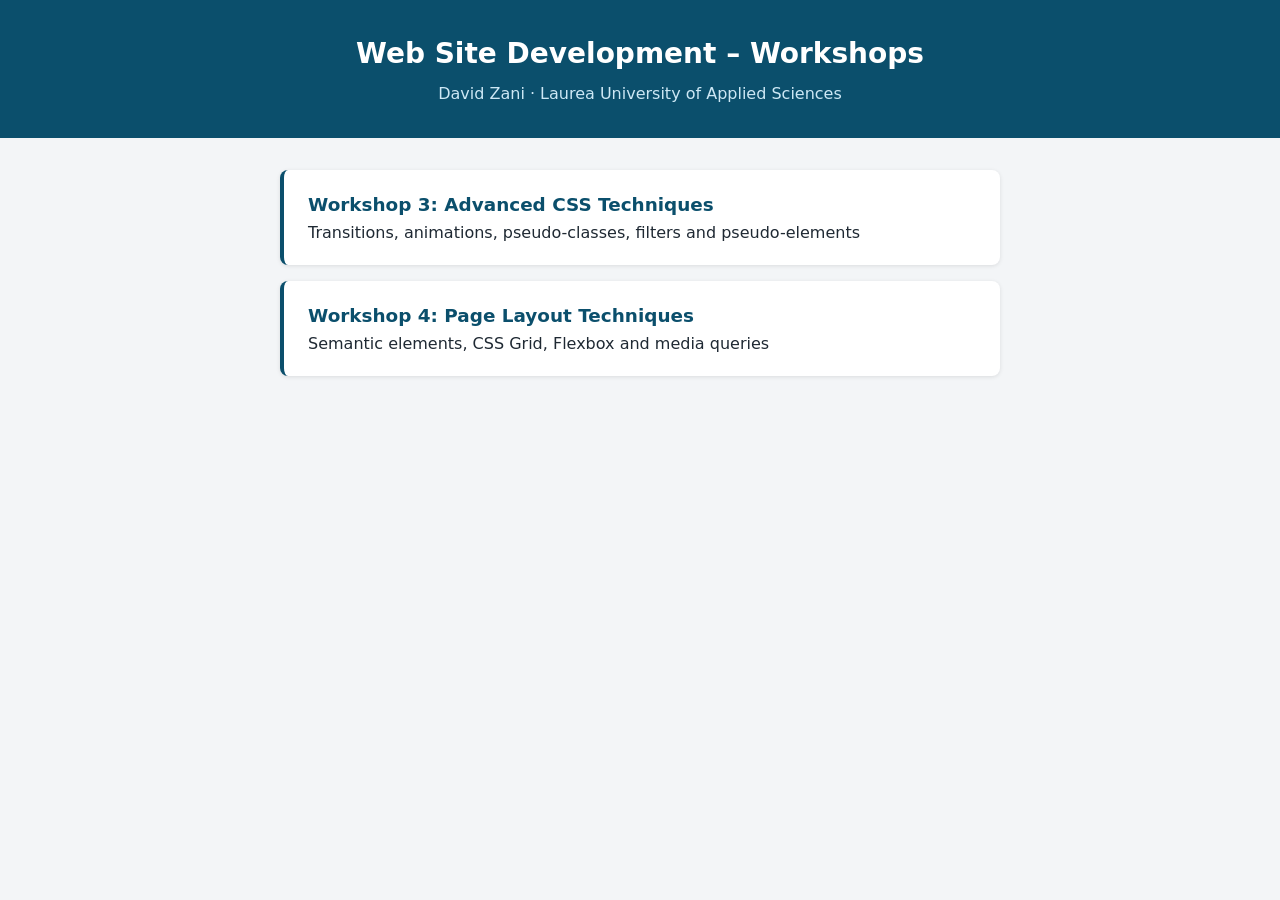
<file: index.html>
<!DOCTYPE html>
<html lang="en">

<head>
  <meta charset="UTF-8">
  <meta name="viewport" content="width=device-width, initial-scale=1.0">
  <meta name="description" content="David Zani's workshop assignments for the Web Site Development course at Laurea.">
  <title>Web Site Development – Workshops</title>
  <style>
    body {
      margin: 0;
      font-family: system-ui, "Segoe UI", Roboto, Arial, sans-serif;
      line-height: 1.6;
      color: #1f2933;
      background-color: #f3f5f7;
    }

    header {
      background-color: #0b4f6c;
      color: #fff;
      padding: 2rem 1rem;
      text-align: center;
    }

    header h1 {
      margin: 0;
      font-size: 1.75rem;
    }

    header p {
      margin: 0.25rem 0 0;
      color: #cde8f5;
    }

    main {
      max-width: 720px;
      margin: 0 auto;
      padding: 2rem 1rem;
    }

    .workshops {
      list-style: none;
      margin: 0;
      padding: 0;
      display: grid;
      gap: 1rem;
    }

    .workshops a {
      display: block;
      padding: 1.25rem 1.5rem;
      background-color: #fff;
      border-left: 4px solid #0b4f6c;
      border-radius: 8px;
      box-shadow: 0 1px 4px rgba(0, 0, 0, 0.1);
      color: inherit;
      text-decoration: none;
    }

    .workshops a:hover,
    .workshops a:focus {
      box-shadow: 0 2px 10px rgba(0, 0, 0, 0.18);
    }

    .workshops strong {
      display: block;
      color: #0b4f6c;
      font-size: 1.15rem;
    }
  </style>
</head>

<body>
  <header>
    <h1>Web Site Development – Workshops</h1>
    <p>David Zani · Laurea University of Applied Sciences</p>
  </header>

  <main>
    <ul class="workshops">
      <li>
        <a href="WS03/index.html">
          <strong>Workshop 3: Advanced CSS Techniques</strong>
          Transitions, animations, pseudo-classes, filters and pseudo-elements
        </a>
      </li>
      <li>
        <a href="WS04/index.html">
          <strong>Workshop 4: Page Layout Techniques</strong>
          Semantic elements, CSS Grid, Flexbox and media queries
        </a>
      </li>
    </ul>
  </main>
</body>

</html>
</file>
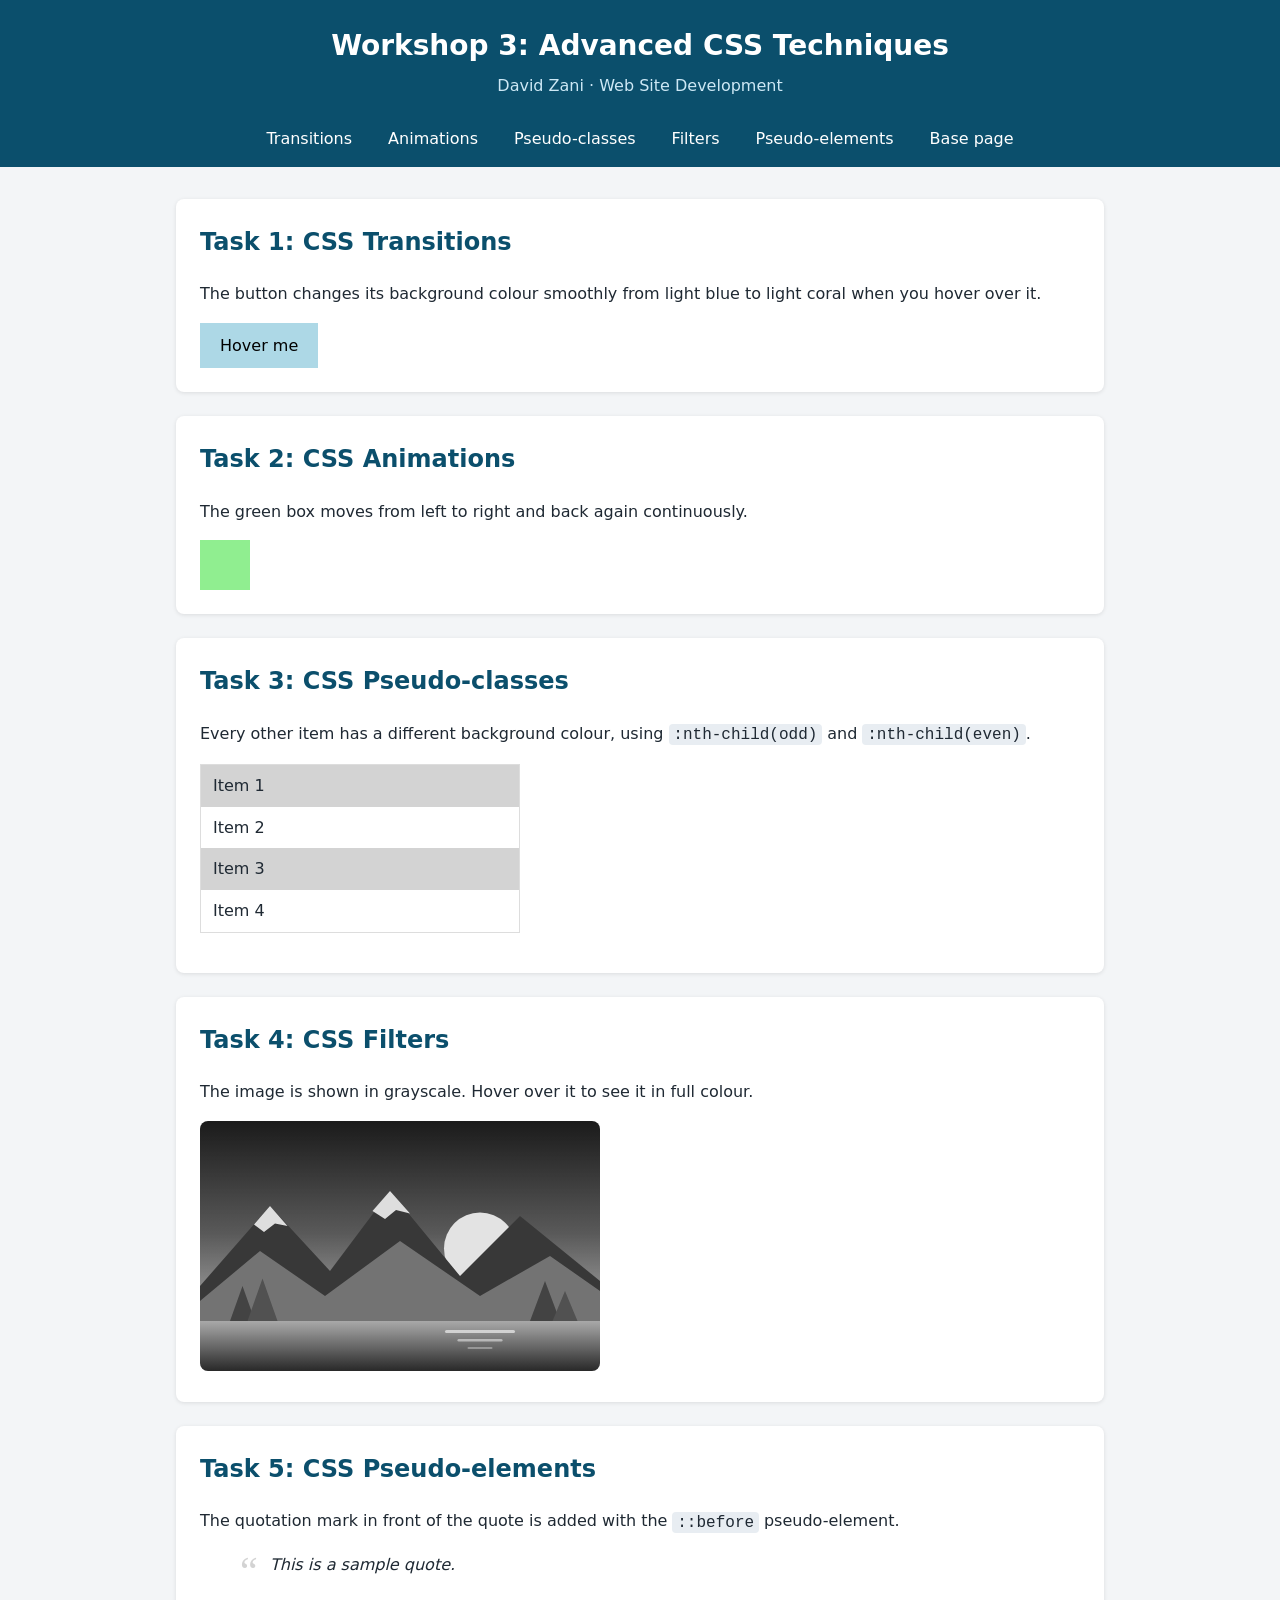
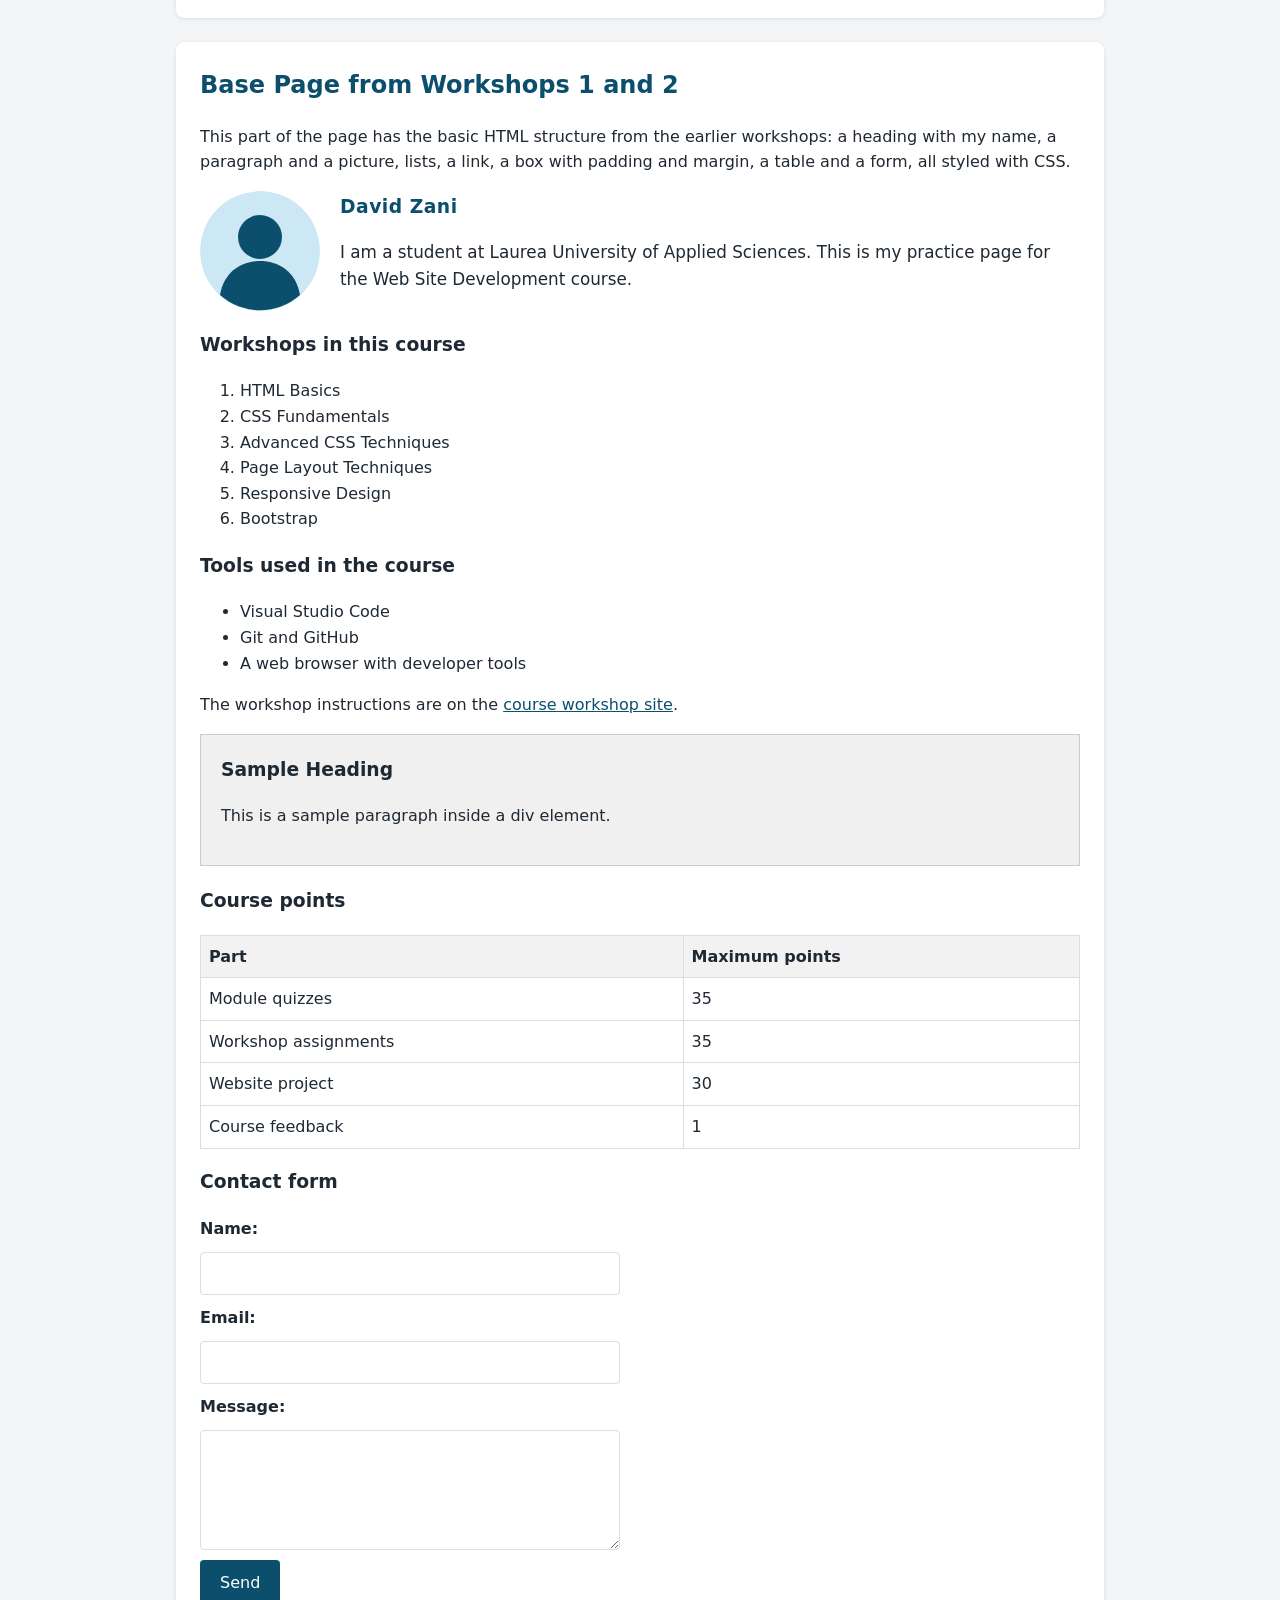
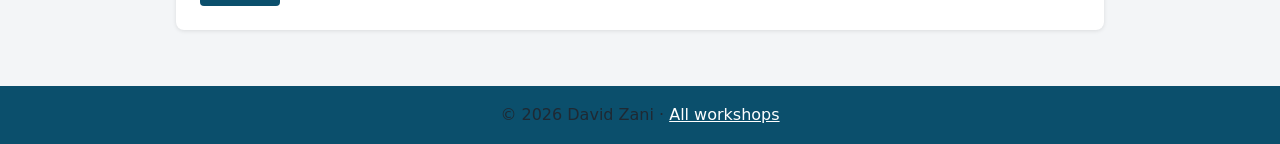
<file: WS03/index.html>
<!DOCTYPE html>
<html lang="en">

<head>
  <meta charset="UTF-8">
  <meta name="viewport" content="width=device-width, initial-scale=1.0">
  <meta name="description" content="Workshop 3: CSS transitions, animations, pseudo-classes, filters and pseudo-elements.">
  <title>Workshop 3 – Advanced CSS Techniques</title>
  <!-- External CSS (Workshop 2, Task 1) -->
  <link rel="stylesheet" href="styles.css">
  <!-- Internal CSS (Workshop 2, Task 1) -->
  <style>
    .about h3 {
      color: #0b4f6c;
      letter-spacing: 0.5px;
    }
  </style>
</head>

<body>
  <header class="site-header">
    <h1>Workshop 3: Advanced CSS Techniques</h1>
    <p class="subtitle">David Zani · Web Site Development</p>
    <nav aria-label="Workshop tasks">
      <ul>
        <li><a href="#transitions">Transitions</a></li>
        <li><a href="#animations">Animations</a></li>
        <li><a href="#pseudo-classes">Pseudo-classes</a></li>
        <li><a href="#filters">Filters</a></li>
        <li><a href="#pseudo-elements">Pseudo-elements</a></li>
        <li><a href="#base-page">Base page</a></li>
      </ul>
    </nav>
  </header>

  <main>
    <!-- Task 1: CSS Transitions -->
    <section id="transitions">
      <h2>Task 1: CSS Transitions</h2>
      <p>The button changes its background colour smoothly from light blue to light coral when you hover over it.</p>
      <button class="transition-button" type="button">Hover me</button>
    </section>

    <!-- Task 2: CSS Animations -->
    <section id="animations">
      <h2>Task 2: CSS Animations</h2>
      <p>The green box moves from left to right and back again continuously.</p>
      <div class="animation-box"></div>
    </section>

    <!-- Task 3: CSS Pseudo-classes -->
    <section id="pseudo-classes">
      <h2>Task 3: CSS Pseudo-classes</h2>
      <p>
        Every other item has a different background colour, using <code>:nth-child(odd)</code> and
        <code>:nth-child(even)</code>.
      </p>
      <ul class="pseudo-list">
        <li>Item 1</li>
        <li>Item 2</li>
        <li>Item 3</li>
        <li>Item 4</li>
      </ul>
    </section>

    <!-- Task 4: CSS Filters -->
    <section id="filters">
      <h2>Task 4: CSS Filters</h2>
      <p>The image is shown in grayscale. Hover over it to see it in full colour.</p>
      <img src="./images/sunset.svg" alt="Illustration of mountains and a lake at sunset" class="filter-image"
        width="400" height="250">
    </section>

    <!-- Task 5: CSS Pseudo-elements -->
    <section id="pseudo-elements">
      <h2>Task 5: CSS Pseudo-elements</h2>
      <p>The quotation mark in front of the quote is added with the <code>::before</code> pseudo-element.</p>
      <blockquote class="quote">
        This is a sample quote.
      </blockquote>
    </section>

    <!-- Base page: HTML structure and CSS styling from Workshops 1 and 2 -->
    <section id="base-page">
      <h2>Base Page from Workshops 1 and 2</h2>
      <p>
        This part of the page has the basic HTML structure from the earlier workshops: a heading with my name, a
        paragraph and a picture, lists, a link, a box with padding and margin, a table and a form, all styled with CSS.
      </p>

      <!-- Workshop 1, Task 1: heading for my name, paragraph about me and a picture -->
      <div class="about">
        <img src="./images/avatar.svg" alt="Avatar of David Zani" class="avatar" width="120" height="120">
        <div>
          <h3>David Zani</h3>
          <!-- Inline CSS (Workshop 2, Task 1) -->
          <p style="font-size: 1.05rem;">
            I am a student at Laurea University of Applied Sciences. This is my practice page for the Web Site
            Development course.
          </p>
        </div>
      </div>

      <h3>Workshops in this course</h3>
      <ol>
        <li>HTML Basics</li>
        <li>CSS Fundamentals</li>
        <li>Advanced CSS Techniques</li>
        <li>Page Layout Techniques</li>
        <li>Responsive Design</li>
        <li>Bootstrap</li>
      </ol>

      <h3>Tools used in the course</h3>
      <ul>
        <li>Visual Studio Code</li>
        <li>Git and GitHub</li>
        <li>A web browser with developer tools</li>
      </ul>

      <p>
        The workshop instructions are on the
        <a href="https://laurea-ammattikorkeakoulu-tikkurila.github.io/Verkkosivut-OPS25/WS01/">course workshop
          site</a>.
      </p>

      <div class="content-box">
        <h3>Sample Heading</h3>
        <p>This is a sample paragraph inside a div element.</p>
      </div>

      <h3>Course points</h3>
      <table>
        <tr>
          <th>Part</th>
          <th>Maximum points</th>
        </tr>
        <tr>
          <td>Module quizzes</td>
          <td>35</td>
        </tr>
        <tr>
          <td>Workshop assignments</td>
          <td>35</td>
        </tr>
        <tr>
          <td>Website project</td>
          <td>30</td>
        </tr>
        <tr>
          <td>Course feedback</td>
          <td>1</td>
        </tr>
      </table>

      <h3>Contact form</h3>
      <form>
        <label for="name">Name:</label>
        <input type="text" id="name" name="name">
        <label for="email">Email:</label>
        <input type="email" id="email" name="email">
        <label for="message">Message:</label>
        <textarea id="message" name="message" rows="4"></textarea>
        <input type="submit" value="Send">
      </form>
    </section>
  </main>

  <footer class="site-footer">
    <p>&copy; 2026 David Zani · <a href="../index.html">All workshops</a></p>
  </footer>
</body>

</html>
</file>
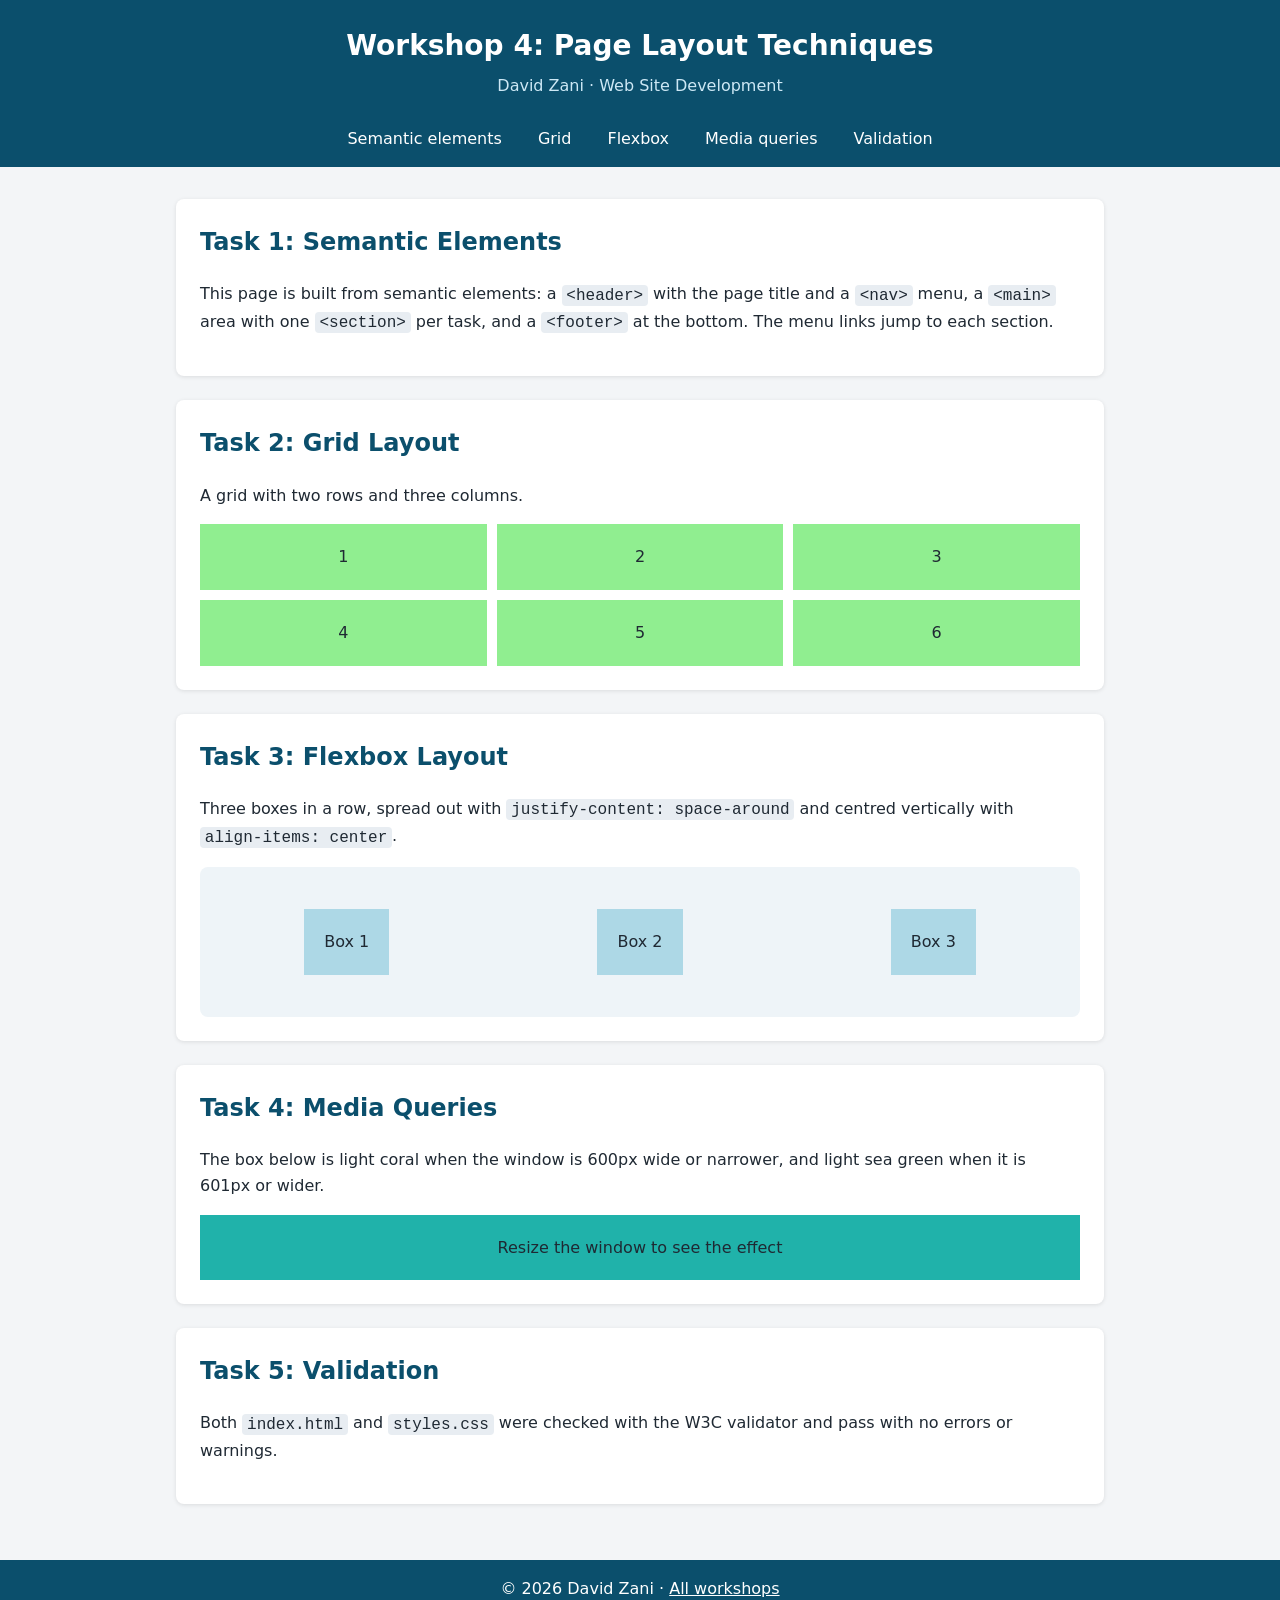
<file: WS04/index.html>
<!DOCTYPE html>
<html lang="en">

<head>
  <meta charset="UTF-8">
  <meta name="viewport" content="width=device-width, initial-scale=1.0">
  <meta name="description" content="Workshop 4: page layout with semantic HTML, CSS Grid, Flexbox and media queries.">
  <title>Workshop 4 – Page Layout Techniques</title>
  <link rel="stylesheet" href="styles.css">
</head>

<body>
  <!-- Task 1: semantic structure – the header contains the navigation -->
  <header class="site-header">
    <h1>Workshop 4: Page Layout Techniques</h1>
    <p class="subtitle">David Zani · Web Site Development</p>
    <nav aria-label="Workshop tasks">
      <ul>
        <li><a href="#semantic">Semantic elements</a></li>
        <li><a href="#grid">Grid</a></li>
        <li><a href="#flexbox">Flexbox</a></li>
        <li><a href="#media-queries">Media queries</a></li>
        <li><a href="#validation">Validation</a></li>
      </ul>
    </nav>
  </header>

  <main>
    <!-- Task 1: Semantic elements -->
    <section id="semantic">
      <h2>Task 1: Semantic Elements</h2>
      <p>
        This page is built from semantic elements: a <code>&lt;header&gt;</code> with the page title and a
        <code>&lt;nav&gt;</code> menu, a <code>&lt;main&gt;</code> area with one <code>&lt;section&gt;</code>
        per task, and a <code>&lt;footer&gt;</code> at the bottom. The menu links jump to each section.
      </p>
    </section>

    <!-- Task 2: Grid layout with two rows and three columns -->
    <section id="grid">
      <h2>Task 2: Grid Layout</h2>
      <p>A grid with two rows and three columns.</p>
      <div class="grid-container">
        <div class="grid-item">1</div>
        <div class="grid-item">2</div>
        <div class="grid-item">3</div>
        <div class="grid-item">4</div>
        <div class="grid-item">5</div>
        <div class="grid-item">6</div>
      </div>
    </section>

    <!-- Task 3: Flexbox layout with three boxes side by side -->
    <section id="flexbox">
      <h2>Task 3: Flexbox Layout</h2>
      <p>
        Three boxes in a row, spread out with <code>justify-content: space-around</code> and centred
        vertically with <code>align-items: center</code>.
      </p>
      <div class="flex-container">
        <div class="box">Box 1</div>
        <div class="box">Box 2</div>
        <div class="box">Box 3</div>
      </div>
    </section>

    <!-- Task 4: Media queries change the background colour -->
    <section id="media-queries">
      <h2>Task 4: Media Queries</h2>
      <p>
        The box below is light coral when the window is 600px wide or narrower, and light sea green when it
        is 601px or wider.
      </p>
      <div class="responsive-box">Resize the window to see the effect</div>
    </section>

    <!-- Task 5: Validation -->
    <section id="validation">
      <h2>Task 5: Validation</h2>
      <p>
        Both <code>index.html</code> and <code>styles.css</code> were checked with the W3C validator and
        pass with no errors or warnings.
      </p>
    </section>
  </main>

  <footer class="site-footer">
    <p>&copy; 2026 David Zani · <a href="../index.html">All workshops</a></p>
  </footer>
</body>

</html>
</file>
<file: WS03/styles.css>
/* ==========================================================
   Workshop 3 – Advanced CSS Techniques
   ========================================================== */

/* ---------- Base styles (from Workshops 1 and 2) ---------- */
*,
*::before,
*::after {
  box-sizing: border-box;
}

/* Text colour, page background colour and font size (Workshop 2, Task 2) */
body {
  margin: 0;
  font-family: system-ui, "Segoe UI", Roboto, Arial, sans-serif;
  font-size: 1rem;
  line-height: 1.6;
  color: #1f2933;
  background-color: #f3f5f7;
}

p {
  color: #1f2933;
}

a {
  color: #0b4f6c;
}

/* White links in the dark footer */
.site-footer a {
  color: #fff;
}

code {
  font-family: Consolas, "Courier New", monospace;
  background-color: #e8edf2;
  padding: 0.1em 0.3em;
  border-radius: 4px;
}

.site-header {
  background-color: #0b4f6c;
  color: #fff;
  padding: 1.5rem 1rem 0;
  text-align: center;
}

.site-header h1 {
  margin: 0;
  font-size: 1.75rem;
}

.site-header .subtitle {
  margin: 0.25rem 0 1rem;
  color: #cde8f5;
}

.site-header nav ul {
  list-style: none;
  margin: 0;
  padding: 0;
  display: flex;
  flex-wrap: wrap;
  justify-content: center;
  gap: 0.25rem;
}

.site-header nav a {
  display: block;
  padding: 0.75rem 1rem;
  color: #fff;
  text-decoration: none;
  border-bottom: 3px solid transparent;
}

/* Pseudo-classes :hover and :focus on the menu links */
.site-header nav a:hover,
.site-header nav a:focus {
  border-bottom-color: #8fd3f4;
}

main {
  max-width: 960px;
  margin: 0 auto;
  padding: 2rem 1rem;
}

section {
  background-color: #fff;
  border-radius: 8px;
  box-shadow: 0 1px 4px rgba(0, 0, 0, 0.1);
  padding: 1.5rem;
  margin-bottom: 1.5rem;
}

section h2 {
  margin-top: 0;
  color: #0b4f6c;
}

.site-footer {
  background-color: #0b4f6c;
  color: #fff;
  text-align: center;
  padding: 1rem;
}

.site-footer p {
  margin: 0;
}

/* Heading, paragraph and picture (Workshop 1, Task 1) */
.about {
  display: flex;
  flex-wrap: wrap;
  align-items: center;
  gap: 20px;
  margin-bottom: 10px;
}

.about > div {
  flex: 1 1 240px;
}

.avatar {
  border-radius: 50%;
}

.about h3 {
  margin: 0;
}

/* Padding and margin (Workshop 2, Task 3) */
.content-box {
  padding: 20px;
  margin: 10px 0 20px;
  background-color: #f0f0f0;
  border: 1px solid #ccc;
}

.content-box h3 {
  margin-top: 0;
}

/* Table (Workshop 2, Task 4) */
table {
  width: 100%;
  border-collapse: collapse;
}

th,
td {
  border: 1px solid #ddd;
  padding: 8px;
  text-align: left;
}

th {
  background-color: #f2f2f2;
}

/* Form (Workshop 2, Task 4) */
form {
  display: flex;
  flex-direction: column;
  gap: 10px;
  max-width: 420px;
}

label {
  font-weight: bold;
}

input[type="text"],
input[type="email"],
textarea {
  padding: 8px;
  border: 1px solid #ddd;
  border-radius: 4px;
  font: inherit;
}

/* Pseudo-class :focus highlights the active field */
input[type="text"]:focus,
input[type="email"]:focus,
textarea:focus {
  border-color: #0b4f6c;
  outline: 2px solid #8fd3f4;
}

input[type="submit"] {
  align-self: flex-start;
  background-color: #0b4f6c;
  color: #fff;
  padding: 10px 20px;
  border: none;
  border-radius: 4px;
  font: inherit;
  cursor: pointer;
}

input[type="submit"]:hover {
  background-color: #083a50;
}

/* ---------- Task 1: CSS Transitions ---------- */
.transition-button {
  background-color: lightblue;
  padding: 10px 20px;
  border: none;
  font: inherit;
  cursor: pointer;
  transition: background-color 0.3s ease;
}

.transition-button:hover,
.transition-button:focus {
  background-color: lightcoral;
}

/* ---------- Task 2: CSS Animations ---------- */
.animation-box {
  width: 50px;
  height: 50px;
  background-color: lightgreen;
  position: relative;
  animation: move 2s infinite alternate;
}

@keyframes move {
  from {
    left: 0;
  }

  to {
    left: 100px;
  }
}

/* ---------- Task 3: CSS Pseudo-classes ---------- */
.pseudo-list {
  list-style: none;
  padding: 0;
  max-width: 320px;
  border: 1px solid #ddd;
}

.pseudo-list li {
  padding: 8px 12px;
}

.pseudo-list li:nth-child(odd) {
  background-color: lightgray;
}

.pseudo-list li:nth-child(even) {
  background-color: white;
}

/* ---------- Task 4: CSS Filters ---------- */
.filter-image {
  max-width: 100%;
  height: auto;
  border-radius: 8px;
  filter: grayscale(100%);
  transition: filter 0.3s ease;
}

.filter-image:hover {
  filter: grayscale(0%);
}

/* ---------- Task 5: CSS Pseudo-elements ---------- */
.quote {
  position: relative;
  padding-left: 30px;
  font-style: italic;
}

.quote::before {
  content: "\201C"; /* the “ character */
  font-family: Georgia, serif;
  font-size: 40px;
  font-style: normal;
  line-height: 1;
  position: absolute;
  left: 0;
  top: 0;
  color: lightgray;
}
</file>
<file: WS04/styles.css>
/* ==========================================================
   Workshop 4 – Page Layout Techniques
   ========================================================== */

/* ---------- Base styles ---------- */
*,
*::before,
*::after {
  box-sizing: border-box;
}

body {
  margin: 0;
  font-family: system-ui, "Segoe UI", Roboto, Arial, sans-serif;
  line-height: 1.6;
  color: #1f2933;
  background-color: #f3f5f7;

  /* Whole-page layout with Grid: header, main and footer are stacked,
     and main stretches so the footer stays at the bottom of the window */
  display: grid;
  grid-template-rows: auto 1fr auto;
  min-height: 100vh;
}

code {
  font-family: Consolas, "Courier New", monospace;
  background-color: #e8edf2;
  padding: 0.1em 0.3em;
  border-radius: 4px;
}

/* White links in the dark footer */
.site-footer a {
  color: #fff;
}

/* ---------- Task 1: Semantic elements ---------- */
.site-header {
  background-color: #0b4f6c;
  color: #fff;
  padding: 1.5rem 1rem 0;
  text-align: center;
}

.site-header h1 {
  margin: 0;
  font-size: 1.75rem;
}

.site-header .subtitle {
  margin: 0.25rem 0 1rem;
  color: #cde8f5;
}

/* Navigation links in a row with Flexbox; they wrap on narrow screens */
.site-header nav ul {
  list-style: none;
  margin: 0;
  padding: 0;
  display: flex;
  flex-wrap: wrap;
  justify-content: center;
  gap: 0.25rem;
}

.site-header nav a {
  display: block;
  padding: 0.75rem 1rem;
  color: #fff;
  text-decoration: none;
  border-bottom: 3px solid transparent;
}

.site-header nav a:hover,
.site-header nav a:focus {
  border-bottom-color: #8fd3f4;
}

main {
  width: 100%;
  max-width: 960px;
  margin: 0 auto;
  padding: 2rem 1rem;
}

section {
  background-color: #fff;
  border-radius: 8px;
  box-shadow: 0 1px 4px rgba(0, 0, 0, 0.1);
  padding: 1.5rem;
  margin-bottom: 1.5rem;
}

section h2 {
  margin-top: 0;
  color: #0b4f6c;
}

.site-footer {
  background-color: #0b4f6c;
  color: #fff;
  text-align: center;
  padding: 1rem;
}

.site-footer p {
  margin: 0;
}

/* ---------- Task 2: Grid layout (2 rows x 3 columns) ---------- */
.grid-container {
  display: grid;
  grid-template-columns: repeat(3, 1fr);
  grid-template-rows: repeat(2, auto);
  gap: 10px; /* grid-gap in the task example; gap is its current name */
}

.grid-item {
  background-color: lightgreen;
  padding: 20px;
  text-align: center;
}

/* ---------- Task 3: Flexbox layout ---------- */
.flex-container {
  display: flex;
  justify-content: space-around;
  align-items: center;
  min-height: 150px; /* extra height makes the vertical centring visible */
  background-color: #eef4f8;
  border-radius: 8px;
}

.box {
  background-color: lightblue;
  padding: 20px;
  text-align: center;
}

/* ---------- Task 4: Media queries ---------- */
.responsive-box {
  padding: 20px;
  text-align: center;
}

/* Narrow screens: 600px or less */
@media (max-width: 600px) {
  .responsive-box {
    background-color: lightcoral;
  }
}

/* Wider screens: 601px or more */
@media (min-width: 601px) {
  .responsive-box {
    background-color: lightseagreen;
  }
}
</file>
